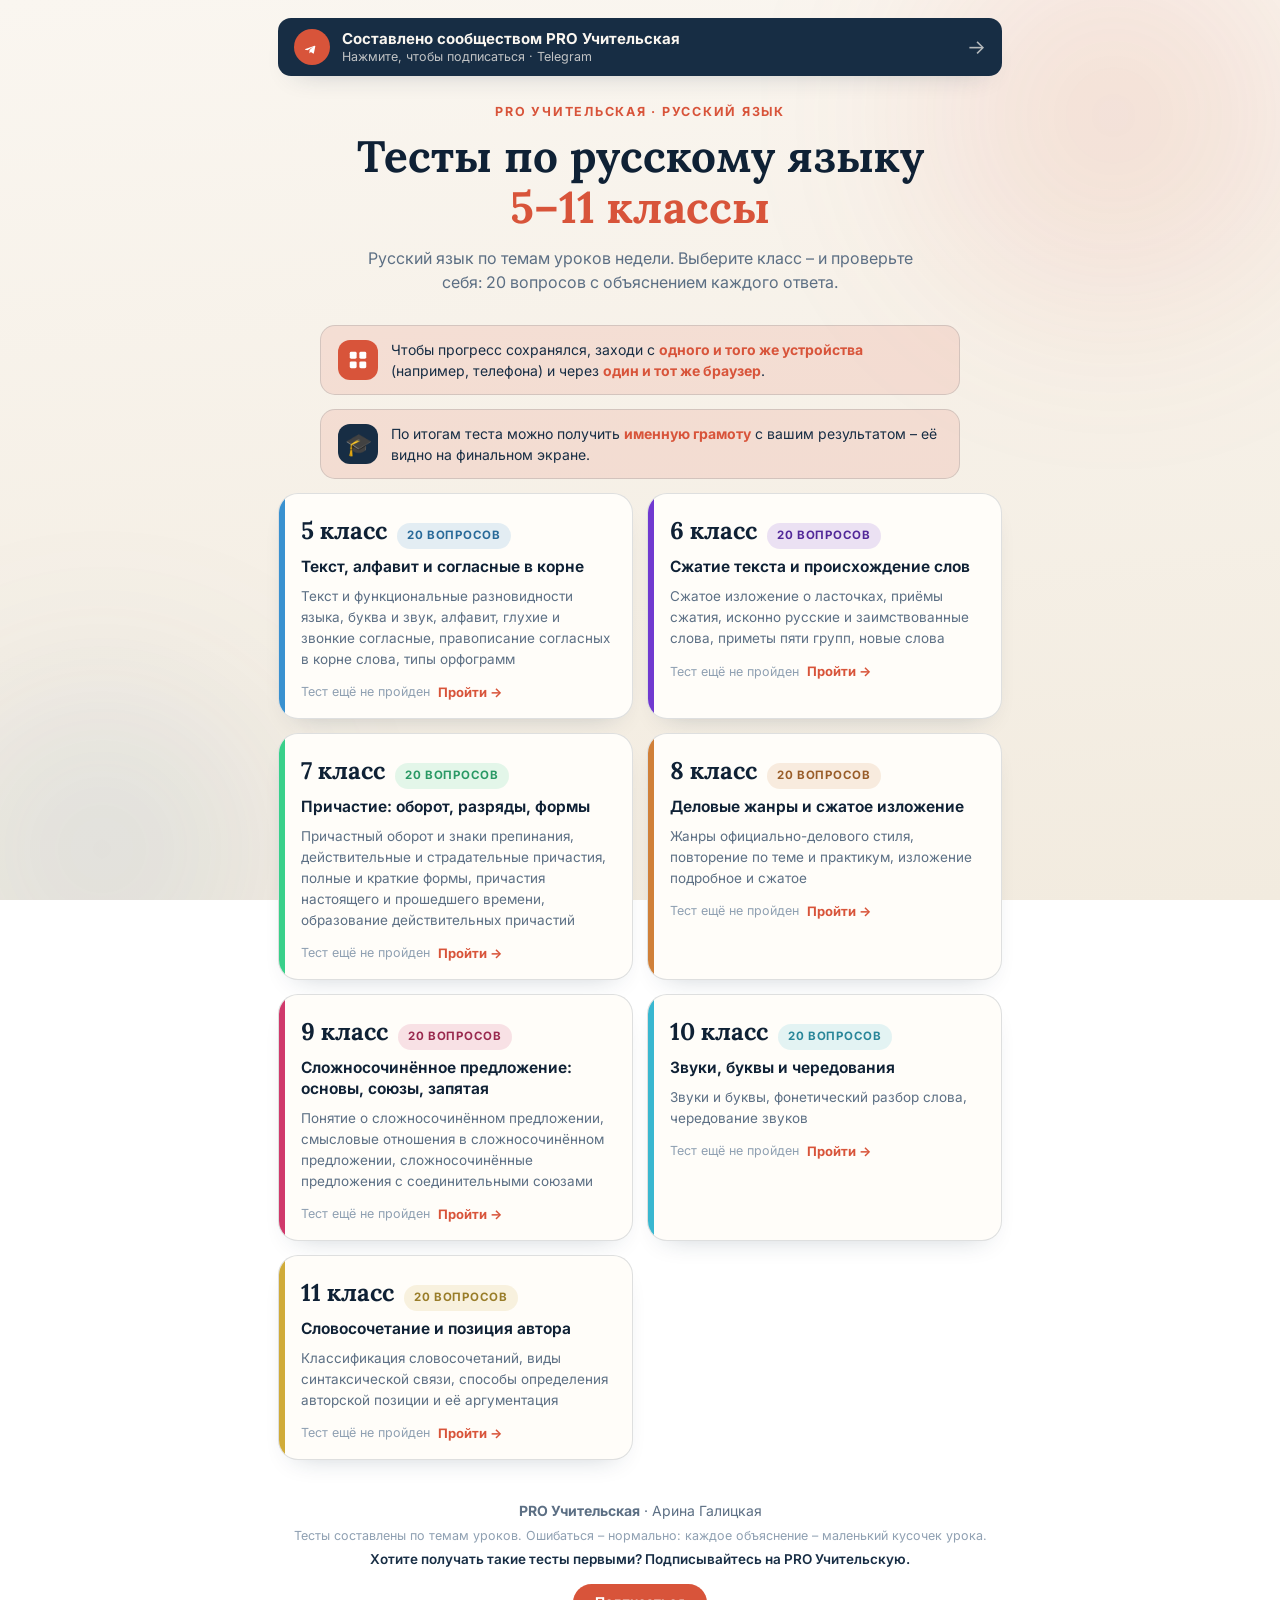
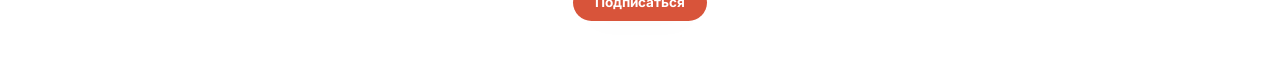
<file: index.html>
<!doctype html>
<html lang="ru">
<head>
  <meta charset="utf-8" />
  <meta name="viewport" content="width=device-width, initial-scale=1, viewport-fit=cover" />
  <meta name="description" content="Тесты по русскому языку для 5–11 классов по темам уроков недели. По 20 вопросов на класс с объяснениями и именной грамотой. PRO Учительская." />
  <meta name="theme-color" content="#101b28" media="(prefers-color-scheme: dark)" />
  <meta name="theme-color" content="#faf6f0" media="(prefers-color-scheme: light)" />

  <!-- Open Graph / превью ссылки (Telegram, ВК, соцсети) -->
  <meta property="og:type" content="website" />
  <meta property="og:site_name" content="PRO Учительская" />
  <meta property="og:locale" content="ru_RU" />
  <meta property="og:url" content="https://prouchitelskaya.github.io/russian-tests-14-09-20-09-2026/" />
  <meta property="og:title" content="Тесты по русскому языку · 5–11 классы" />
  <meta property="og:description" content="Русский язык по темам уроков недели: по 20 вопросов на каждый класс с объяснениями и именной грамотой. PRO Учительская." />
  <meta property="og:image" content="https://prouchitelskaya.github.io/russian-tests-14-09-20-09-2026/og-image.png?v=1" />
  <meta property="og:image:secure_url" content="https://prouchitelskaya.github.io/russian-tests-14-09-20-09-2026/og-image.png?v=1" />
  <meta property="og:image:type" content="image/png" />
  <meta property="og:image:width" content="1200" />
  <meta property="og:image:height" content="630" />
  <meta property="og:image:alt" content="PRO Учительская — тесты по русскому языку" />
  <meta name="twitter:card" content="summary_large_image" />
  <meta name="twitter:title" content="Тесты по русскому языку · 5–11 классы" />
  <meta name="twitter:description" content="По 20 вопросов на каждый класс с объяснениями и именной грамотой. PRO Учительская." />
  <meta name="twitter:image" content="https://prouchitelskaya.github.io/russian-tests-14-09-20-09-2026/og-image.png?v=1" />
  <link rel="preconnect" href="https://fonts.googleapis.com" />
  <link rel="preconnect" href="https://fonts.gstatic.com" crossorigin />
  <link href="https://fonts.googleapis.com/css2?family=Inter:wght@400;500;600;700;800&family=Lora:ital,wght@0,500;0,600;0,700;1,500;1,600&display=swap" rel="stylesheet" />
  <link rel="icon" href="data:image/svg+xml,%3Csvg xmlns='http://www.w3.org/2000/svg' viewBox='0 0 100 100'%3E%3Ctext y='.9em' font-size='90'%3E%F0%9F%93%9A%3C/text%3E%3C/svg%3E" />
  <title>Тесты по русскому языку · 5–11 классы — PRO Учительская</title>
  <link rel="stylesheet" href="styles.css?v=4" />
</head>
<body>
  <div class="bg-orn" aria-hidden="true"><span class="orb o1"></span><span class="orb o2"></span></div>

  <div class="page">

    <a class="cta-banner" href="https://t.me/UchitelskayaAG/1704" target="_blank" rel="noopener" aria-label="Подписаться на сообщество PRO Учительская в Telegram">
      <span class="cta-ico" aria-hidden="true">
        <svg viewBox="0 0 24 24" width="20" height="20" fill="currentColor"><path d="M9.04 15.66 8.85 19.4c.27 0 .39-.11.53-.25l1.27-1.21 2.63 1.93c.48.27.83.13.95-.45l1.72-8.07.01-.01c.16-.74-.27-1.03-.74-.85L4.06 14.36c-.73.28-.72.69-.12.87l2.6.81 6.05-3.81c.29-.18.55-.08.34.1z"/></svg>
      </span>
      <span class="cta-content">
        <strong>Составлено сообществом PRO&nbsp;Учительская</strong>
        <span class="cta-sub">Нажмите, чтобы&nbsp;подписаться · Telegram</span>
      </span>
      <span class="cta-arrow" aria-hidden="true">→</span>
    </a>

    <!-- ===== ГЛАВНАЯ ===== -->
    <section class="view" id="view-home">
      <header class="hero">
        <p class="eyebrow">PRO Учительская · русский язык</p>
        <h1 class="title">Тесты по русскому языку<br /><span class="title-accent">5–11 классы</span></h1>
        <p class="subtitle">Русский язык по темам уроков недели. Выберите класс – и проверьте себя: 20&nbsp;вопросов с&nbsp;объяснением каждого ответа.</p>
      </header>
      <div class="info-note" role="note">
        <span class="info-ico" aria-hidden="true">
          <svg viewBox="0 0 24 24" width="22" height="22" fill="currentColor"><rect x="3" y="3" width="7.5" height="7.5" rx="1.6"/><rect x="13.5" y="3" width="7.5" height="7.5" rx="1.6"/><rect x="3" y="13.5" width="7.5" height="7.5" rx="1.6"/><rect x="13.5" y="13.5" width="7.5" height="7.5" rx="1.6"/></svg>
        </span>
        <p>Чтобы прогресс сохранялся, заходи с <strong>одного и того же устройства</strong> (например, телефона) и через <strong>один и тот же браузер</strong>.</p>
      </div>
      <div class="info-note info-note--gramota" role="note">
        <span class="info-ico" aria-hidden="true">🎓</span>
        <p>По итогам теста можно получить <strong>именную грамоту</strong> с вашим результатом – её видно на финальном экране.</p>
      </div>
      <div class="grade-grid" id="grade-grid"></div>
      <footer class="foot">
        <p><strong>PRO Учительская</strong> · Арина Галицкая</p>
        <p class="foot-sub">Тесты составлены по темам уроков. Ошибаться – нормально: каждое объяснение – маленький кусочек урока.</p>
        <p class="foot-cta-line">Хотите получать такие тесты первыми? Подписывайтесь на PRO&nbsp;Учительскую.</p>
        <a class="foot-sub-btn" href="https://t.me/UchitelskayaAG/1704" target="_blank" rel="noopener">Подписаться</a>
      </footer>
    </section>

    <!-- ===== ТЕСТ ===== -->
    <section class="view hidden" id="view-quiz">
      <div class="quiz-head">
        <button class="btn ghost small" id="quiz-exit" type="button">← Классы</button>
        <div class="quiz-meta">
          <span class="quiz-grade" id="quiz-grade"></span>
          <span class="quiz-topic" id="quiz-topic"></span>
        </div>
      </div>
      <div class="progress"><div class="progress-fill" id="progress-fill"></div></div>
      <p class="counter" id="counter"></p>
      <article class="q-card">
        <h2 class="q-text" id="q-text"></h2>
        <p class="q-hint hidden" id="q-hint">Выберите <strong>все верные</strong> варианты, затем нажмите «Проверить»</p>
        <div class="opts" id="opts"></div>
        <div class="explain hidden" id="explain" role="status" aria-live="polite">
          <p class="explain-verdict" id="explain-verdict"></p>
          <p class="explain-text" id="explain-text"></p>
        </div>
        <div class="q-actions">
          <button class="btn primary hidden" id="btn-check" type="button">Проверить</button>
          <button class="btn primary hidden" id="btn-next" type="button">Дальше →</button>
        </div>
      </article>
    </section>

    <!-- ===== РЕЗУЛЬТАТ ===== -->
    <section class="view hidden" id="view-result">
      <div class="result-card">
        <p class="eyebrow" id="result-grade"></p>
        <div class="score-ring" id="score-ring">
          <div class="score-inner">
            <span class="score-num" id="score-num">0</span>
            <span class="score-total" id="score-total"></span>
          </div>
        </div>
        <h2 class="verdict" id="verdict"></h2>
        <p class="verdict-sub" id="verdict-sub"></p>
        <div class="result-actions">
          <button class="btn primary" id="btn-retry" type="button">Пройти ещё раз</button>
          <button class="btn ghost" id="btn-home" type="button">К выбору класса</button>
        </div>

        <div class="cert-block">
          <div class="cert-head">
            <span class="cert-ico" aria-hidden="true">🎓</span>
            <div class="cert-head-txt">
              <p class="cert-title" id="cert-title">Именная грамота</p>
              <p class="cert-hint">Впишите имя – и сохраните грамоту со своим результатом.</p>
            </div>
          </div>
          <input class="cert-name" id="cert-name" type="text" placeholder="Имя и фамилия" maxlength="42" autocomplete="name" spellcheck="false" />
          <div class="cert-actions">
            <button class="btn primary" id="cert-download" type="button">Скачать грамоту (PNG)</button>
            <a class="btn ghost" id="cert-share" href="https://t.me/UchitelskayaAG/1704" target="_blank" rel="noopener">Поделиться в Telegram</a>
          </div>
        </div>

        <a class="result-cta" href="https://t.me/UchitelskayaAG/1704" target="_blank" rel="noopener">Больше тестов и разборов – в PRO&nbsp;Учительской →</a>
      </div>
    </section>

    <div class="toast" id="toast" role="status" aria-live="polite" hidden></div>

  </div>

  <noscript><p style="text-align:center;padding:2rem">Для работы тестов включите JavaScript.</p></noscript>
  <script src="data.js?v=2"></script>
  <script src="app.js?v=8"></script>
</body>
</html>
</file>
<file: styles.css>
/* ============================================================
   Тесты по русскому языку · 5–11 классы
   Учительская · Арина Галицкая
   ============================================================ */

:root {
  --bg: #faf6f0;
  --bg-2: #f2ebdf;
  --surface: #fffdf9;
  --surface-2: #fff9ef;
  --text: #172d44;
  --text-strong: #0f2135;
  --muted: #5c6f84;
  --faint: #8fa0b2;
  --line: rgba(23, 45, 68, 0.14);
  --line-strong: rgba(23, 45, 68, 0.26);

  --accent: #d8543a;          /* фирменный коралловый */
  --accent-strong: #c04630;
  --accent-soft: rgba(216, 84, 58, 0.12);
  --navy: #172d44;

  --good: #1e9e6a;
  --good-bg: rgba(30, 158, 106, 0.12);
  --bad: #d64545;
  --bad-bg: rgba(214, 69, 69, 0.1);

  --radius: 20px;
  --radius-sm: 13px;
  --shadow: 0 24px 54px -28px rgba(23, 45, 68, 0.35);
  --shadow-sm: 0 12px 28px -18px rgba(23, 45, 68, 0.3);

  --font-body: "Inter", system-ui, -apple-system, "Segoe UI", Roboto, sans-serif;
  --font-display: "Lora", Georgia, "Times New Roman", serif;
}

@media (prefers-color-scheme: dark) {
  :root {
    --bg: #101b28;
    --bg-2: #0c1520;
    --surface: #182839;
    --surface-2: #1d3044;
    --text: #ece5d8;
    --text-strong: #faf6f0;
    --muted: #a5b2c2;
    --faint: #74849a;
    --line: rgba(236, 229, 216, 0.14);
    --line-strong: rgba(236, 229, 216, 0.28);

    --accent: #e86a4e;
    --accent-strong: #f07d62;
    --accent-soft: rgba(232, 106, 78, 0.16);

    --good: #34c98d;
    --good-bg: rgba(52, 201, 141, 0.14);
    --bad: #f0716b;
    --bad-bg: rgba(240, 113, 107, 0.13);

    --shadow: 0 26px 60px -30px rgba(0, 0, 0, 0.8);
    --shadow-sm: 0 14px 30px -20px rgba(0, 0, 0, 0.65);
  }
}

* { box-sizing: border-box; }

html { -webkit-text-size-adjust: 100%; }

body {
  margin: 0;
  font-family: var(--font-body);
  font-size: 16px;
  line-height: 1.55;
  color: var(--text);
  background: linear-gradient(175deg, var(--bg) 0%, var(--bg-2) 100%) fixed;
  min-height: 100vh;
}

/* --- фоновые «орбы» --- */
.bg-orn { position: fixed; inset: 0; overflow: hidden; pointer-events: none; z-index: 0; }
.orb { position: absolute; border-radius: 50%; filter: blur(90px); opacity: 0.35; }
.o1 { width: 46vw; height: 46vw; top: -14vw; right: -10vw; background: radial-gradient(circle, rgba(216, 84, 58, 0.5), transparent 65%); }
.o2 { width: 40vw; height: 40vw; bottom: -16vw; left: -12vw; background: radial-gradient(circle, rgba(58, 110, 165, 0.45), transparent 65%); }

.page {
  position: relative;
  z-index: 1;
  max-width: 760px;
  margin: 0 auto;
  padding: 18px 18px 56px;
}

.hidden { display: none !important; }

/* ============ CTA-баннер ============ */
.cta-banner {
  display: flex;
  align-items: center;
  gap: 12px;
  background: var(--navy);
  color: #faf6f0;
  text-decoration: none;
  border-radius: var(--radius-sm);
  padding: 11px 16px;
  margin-bottom: 26px;
  box-shadow: var(--shadow-sm);
  transition: transform 0.15s ease, box-shadow 0.15s ease;
}
@media (prefers-color-scheme: dark) {
  .cta-banner { background: var(--surface-2); border: 1px solid var(--line); }
}
.cta-banner:hover { transform: translateY(-1px); box-shadow: var(--shadow); }
.cta-ico {
  flex: 0 0 auto;
  display: grid;
  place-items: center;
  width: 36px; height: 36px;
  border-radius: 50%;
  background: var(--accent);
  color: #fff;
}
.cta-content { display: flex; flex-direction: column; line-height: 1.3; }
.cta-content strong { font-size: 15px; font-weight: 700; }
.cta-sub { font-size: 12.5px; opacity: 0.75; }
.cta-arrow { margin-left: auto; font-size: 20px; opacity: 0.7; }

/* ============ Главная ============ */
.hero { text-align: center; margin: 6px 0 30px; }

.eyebrow {
  font-size: 12.5px;
  font-weight: 700;
  letter-spacing: 0.14em;
  text-transform: uppercase;
  color: var(--accent);
  margin: 0 0 10px;
}

.title {
  font-family: var(--font-display);
  font-weight: 700;
  font-size: clamp(30px, 6.4vw, 44px);
  line-height: 1.14;
  color: var(--text-strong);
  margin: 0 0 14px;
}
.title-accent { color: var(--accent); }

.subtitle {
  max-width: 560px;
  margin: 0 auto;
  color: var(--muted);
  font-size: 16px;
}

.grade-grid { display: grid; grid-template-columns: 1fr; gap: 14px; }
@media (min-width: 620px) { .grade-grid { grid-template-columns: 1fr 1fr; } }

.grade-card {
  --h: 20;
  position: relative;
  display: flex;
  flex-direction: column;
  gap: 8px;
  text-align: left;
  background: var(--surface);
  border: 1px solid var(--line);
  border-radius: var(--radius);
  padding: 18px 18px 16px 22px;
  cursor: pointer;
  font: inherit;
  color: inherit;
  box-shadow: var(--shadow-sm);
  transition: transform 0.16s ease, box-shadow 0.16s ease, border-color 0.16s ease;
  overflow: hidden;
}
.grade-card::before {
  content: "";
  position: absolute;
  left: 0; top: 0; bottom: 0;
  width: 6px;
  background: hsl(var(--h) 62% 52%);
}
.grade-card:hover {
  transform: translateY(-2px);
  box-shadow: var(--shadow);
  border-color: var(--line-strong);
}
.grade-card:focus-visible { outline: 3px solid hsl(var(--h) 62% 52%); outline-offset: 2px; }

.gc-top { display: flex; align-items: baseline; gap: 10px; }
.gc-grade {
  font-family: var(--font-display);
  font-weight: 700;
  font-size: 24px;
  color: var(--text-strong);
}
.gc-chip {
  margin-left: auto;
  font-size: 11.5px;
  font-weight: 700;
  letter-spacing: 0.06em;
  text-transform: uppercase;
  color: hsl(var(--h) 58% 38%);
  background: hsl(var(--h) 60% 52% / 0.14);
  border-radius: 99px;
  padding: 4px 10px;
  white-space: nowrap;
}
@media (prefers-color-scheme: dark) {
  .gc-chip { color: hsl(var(--h) 70% 72%); }
}
.gc-topic { font-weight: 650; font-size: 15.5px; color: var(--text-strong); line-height: 1.35; }
.gc-desc { font-size: 13.5px; color: var(--muted); margin: 0; }
.gc-meta {
  display: flex;
  align-items: center;
  gap: 8px;
  margin-top: 4px;
  font-size: 12.5px;
  color: var(--faint);
}
.gc-best { color: var(--good); font-weight: 650; }
.gc-go { margin-left: auto; color: var(--accent); font-weight: 700; font-size: 13px; }

/* ============ Закрытый класс (демо-версия) ============ */
.grade-card.locked {
  background: var(--surface-2);
  border-style: dashed;
  box-shadow: none;
}
.grade-card.locked .gc-grade,
.grade-card.locked .gc-topic { opacity: 0.6; }
.grade-card.locked .gc-desc { opacity: 0.5; }
.grade-card.locked .gc-best { color: var(--faint); font-weight: 600; }
.grade-card.locked .gc-go { color: var(--accent); }
.grade-card.locked:hover { transform: none; border-color: var(--accent); }
.gc-lock {
  color: #fff !important;
  background: var(--navy);
  padding: 2px 9px;
  border-radius: 999px;
  letter-spacing: 0.04em;
}

/* Плашка «это демо» над сеткой классов */
.demo-note {
  display: flex;
  align-items: center;
  gap: 13px;
  max-width: 640px;
  margin: 0 auto 22px;
  padding: 13px 17px;
  background: var(--accent-soft);
  border: 1px solid var(--line);
  border-radius: 15px;
  font-size: 14px;
  line-height: 1.5;
}
.demo-note p { margin: 0; }
.demo-note strong { color: var(--accent); font-weight: 700; }
.demo-note .info-ico { background: var(--navy); }

/* ============ Плашка «доступно в платном канале» (демо-версия) ============ */
.paywall[hidden] { display: none; }
.paywall {
  position: fixed;
  inset: 0;
  z-index: 1000;
  display: grid;
  place-items: center;
  padding: 16px;
}
.paywall-backdrop {
  position: absolute;
  inset: 0;
  background: rgba(15, 33, 53, 0.55);
  backdrop-filter: blur(4px);
  -webkit-backdrop-filter: blur(4px);
  opacity: 0;
  transition: opacity 0.2s ease;
}
.paywall-card {
  position: relative;
  width: 100%;
  max-width: 420px;
  padding: 34px 28px 22px;
  text-align: center;
  background: var(--surface);
  border: 1px solid var(--line);
  border-radius: 24px;
  box-shadow: 0 30px 80px -24px rgba(15, 33, 53, 0.55);
  opacity: 0;
  transform: translateY(14px) scale(0.97);
  transition: opacity 0.2s ease, transform 0.25s cubic-bezier(0.2, 0.9, 0.3, 1.2);
}
.paywall.show .paywall-backdrop { opacity: 1; }
.paywall.show .paywall-card { opacity: 1; transform: none; }
html.paywall-open { overflow: hidden; }

.paywall-x {
  position: absolute;
  top: 12px;
  right: 12px;
  width: 36px;
  height: 36px;
  border: 0;
  border-radius: 50%;
  background: transparent;
  color: var(--faint);
  font-size: 26px;
  line-height: 1;
  cursor: pointer;
}
.paywall-x:hover { background: var(--accent-soft); color: var(--accent); }
.paywall-x:focus-visible { outline: 2px solid var(--accent); outline-offset: 2px; }

.paywall-lock {
  width: 64px;
  height: 64px;
  margin: 0 auto 14px;
  display: grid;
  place-items: center;
  font-size: 30px;
  border-radius: 50%;
  background: linear-gradient(145deg, var(--accent) 0%, var(--accent-strong) 100%);
  box-shadow: 0 12px 26px -10px rgba(216, 84, 58, 0.7);
}
.paywall-grade {
  margin: 0 0 6px;
  font-size: 12.5px;
  font-weight: 700;
  letter-spacing: 0.04em;
  text-transform: uppercase;
  color: var(--accent);
}
.paywall-title {
  margin: 0 0 10px;
  font-family: var(--font-display);
  font-size: 24px;
  line-height: 1.25;
  color: var(--text-strong);
}
.paywall-text {
  margin: 0 0 22px;
  font-size: 15px;
  line-height: 1.55;
  color: var(--muted);
}
.paywall-btn {
  position: relative;
  display: flex;
  align-items: center;
  justify-content: center;
  gap: 10px;
  width: 100%;
  padding: 16px 22px;
  border-radius: 999px;
  background: linear-gradient(135deg, #ef7a5c 0%, var(--accent) 45%, var(--accent-strong) 100%);
  color: #fff;
  font-size: 17px;
  font-weight: 800;
  letter-spacing: 0.01em;
  text-decoration: none;
  box-shadow: 0 16px 32px -14px rgba(216, 84, 58, 0.85), inset 0 1px 0 rgba(255, 255, 255, 0.25);
  overflow: hidden;
  transition: transform 0.15s ease, box-shadow 0.2s ease;
  animation: paywall-glow 2.4s ease-in-out infinite;
}
.paywall-btn::after {
  content: "→";
  font-size: 19px;
  transition: transform 0.2s ease;
}
.paywall-btn::before {
  content: "";
  position: absolute;
  top: 0;
  left: -60%;
  width: 40%;
  height: 100%;
  background: linear-gradient(100deg, transparent, rgba(255, 255, 255, 0.35), transparent);
  transform: skewX(-20deg);
  animation: paywall-shine 3.2s ease-in-out infinite;
}
.paywall-btn:hover { transform: translateY(-2px); box-shadow: 0 20px 38px -14px rgba(216, 84, 58, 0.95), inset 0 1px 0 rgba(255, 255, 255, 0.25); }
.paywall-btn:hover::after { transform: translateX(4px); }
.paywall-btn:active { transform: translateY(0); }
.paywall-btn:focus-visible { outline: 3px solid var(--accent-soft); outline-offset: 3px; }
.paywall-foot {
  margin: 14px 0 0;
  font-size: 12.5px;
  font-weight: 600;
  color: var(--faint);
}
@keyframes paywall-shine {
  0%, 55% { left: -60%; }
  100% { left: 130%; }
}
@keyframes paywall-glow {
  0%, 100% { box-shadow: 0 16px 32px -14px rgba(216, 84, 58, 0.85), inset 0 1px 0 rgba(255, 255, 255, 0.25); }
  50% { box-shadow: 0 16px 40px -10px rgba(216, 84, 58, 1), inset 0 1px 0 rgba(255, 255, 255, 0.25); }
}
@media (prefers-reduced-motion: reduce) {
  .paywall-btn, .paywall-btn::before { animation: none; }
  .paywall-card, .paywall-backdrop { transition: none; }
}
@media (max-width: 420px) {
  .paywall-card { padding: 30px 20px 18px; }
  .paywall-title { font-size: 21px; }
}

.foot { text-align: center; margin-top: 40px; color: var(--muted); font-size: 14px; }
.foot p { margin: 4px 0; }
.foot-sub { font-size: 12.5px; color: var(--faint); }
.foot-cta-line { font-size: 13.5px; color: var(--text); font-weight: 600; margin-top: 16px; }
.foot-sub-btn {
  display: inline-block;
  margin-top: 10px;
  padding: 8px 22px;
  background: var(--accent);
  color: #fff;
  border-radius: 999px;
  font-size: 13.5px;
  font-weight: 700;
  text-decoration: none;
  box-shadow: var(--shadow-sm);
  transition: transform 0.15s ease, box-shadow 0.15s ease, background 0.15s ease;
}
.foot-sub-btn:hover { transform: translateY(-1px); background: var(--accent-strong); box-shadow: var(--shadow); }

/* ============ Тест ============ */
.quiz-head { display: flex; align-items: center; gap: 12px; margin-bottom: 14px; }
.quiz-meta { display: flex; flex-direction: column; min-width: 0; }
.quiz-grade { font-weight: 750; font-size: 14px; color: var(--accent); }
.quiz-topic {
  font-size: 12.5px;
  color: var(--muted);
  white-space: nowrap;
  overflow: hidden;
  text-overflow: ellipsis;
}

.progress {
  height: 8px;
  border-radius: 99px;
  background: var(--accent-soft);
  overflow: hidden;
}
.progress-fill {
  height: 100%;
  width: 0%;
  border-radius: 99px;
  background: linear-gradient(90deg, var(--accent), var(--accent-strong));
  transition: width 0.3s ease;
}
.counter { font-size: 13px; color: var(--faint); margin: 10px 2px 14px; }

.q-card {
  background: var(--surface);
  border: 1px solid var(--line);
  border-radius: var(--radius);
  box-shadow: var(--shadow-sm);
  padding: 22px 20px 20px;
}
.q-text {
  font-family: var(--font-display);
  font-weight: 600;
  font-size: clamp(19px, 3.6vw, 23px);
  line-height: 1.35;
  color: var(--text-strong);
  margin: 0 0 18px;
}

.opts { display: grid; gap: 10px; }
.opt {
  display: flex;
  align-items: center;
  gap: 12px;
  width: 100%;
  text-align: left;
  font: inherit;
  font-size: 15.5px;
  color: var(--text);
  background: var(--surface-2);
  border: 1.5px solid var(--line);
  border-radius: var(--radius-sm);
  padding: 13px 14px;
  cursor: pointer;
  transition: border-color 0.14s ease, background 0.14s ease, transform 0.14s ease;
}
.opt:hover:not(:disabled) { border-color: var(--accent); transform: translateX(2px); }
.opt:focus-visible { outline: 3px solid var(--accent); outline-offset: 2px; }
.opt:disabled { cursor: default; }
.opt-letter {
  flex: 0 0 auto;
  display: grid;
  place-items: center;
  width: 28px; height: 28px;
  border-radius: 50%;
  font-size: 13px;
  font-weight: 750;
  color: var(--muted);
  background: var(--bg);
  border: 1px solid var(--line);
}
.opt.good {
  border-color: var(--good);
  background: var(--good-bg);
}
.opt.good .opt-letter { background: var(--good); border-color: var(--good); color: #fff; }
.opt.bad {
  border-color: var(--bad);
  background: var(--bad-bg);
}
.opt.bad .opt-letter { background: var(--bad); border-color: var(--bad); color: #fff; }
.opt.dim { opacity: 0.55; }

.explain {
  margin-top: 16px;
  border-left: 4px solid var(--accent);
  background: var(--accent-soft);
  border-radius: 0 var(--radius-sm) var(--radius-sm) 0;
  padding: 12px 14px;
}
.explain.correct { border-left-color: var(--good); background: var(--good-bg); }
.explain-verdict { margin: 0 0 4px; font-weight: 750; font-size: 14.5px; }
.explain.correct .explain-verdict { color: var(--good); }
.explain:not(.correct) .explain-verdict { color: var(--bad); }
.explain-text { margin: 0; font-size: 14.5px; color: var(--text); }

.q-actions { display: flex; justify-content: flex-end; margin-top: 16px; min-height: 44px; }

/* ============ Кнопки ============ */
.btn {
  font: inherit;
  font-weight: 700;
  font-size: 15px;
  border-radius: var(--radius-sm);
  padding: 11px 20px;
  cursor: pointer;
  border: 1.5px solid transparent;
  transition: transform 0.14s ease, box-shadow 0.14s ease, background 0.14s ease;
}
.btn:focus-visible { outline: 3px solid var(--accent); outline-offset: 2px; }
.btn.primary {
  background: var(--accent);
  color: #fff;
  box-shadow: 0 10px 22px -12px rgba(216, 84, 58, 0.7);
}
.btn.primary:hover { background: var(--accent-strong); transform: translateY(-1px); }
.btn.ghost {
  background: transparent;
  color: var(--text);
  border-color: var(--line-strong);
}
.btn.ghost:hover { border-color: var(--accent); color: var(--accent); }
.btn.small { font-size: 13.5px; padding: 8px 13px; }

/* ============ Результат ============ */
.result-card {
  text-align: center;
  background: var(--surface);
  border: 1px solid var(--line);
  border-radius: var(--radius);
  box-shadow: var(--shadow);
  padding: 34px 22px 28px;
  margin-top: 8px;
}

.score-ring {
  --p: 0;
  width: 168px;
  height: 168px;
  margin: 18px auto 20px;
  border-radius: 50%;
  display: grid;
  place-items: center;
  background: conic-gradient(var(--ring, var(--accent)) calc(var(--p) * 1%), var(--accent-soft) 0);
}
.score-inner {
  width: 132px;
  height: 132px;
  border-radius: 50%;
  background: var(--surface);
  display: grid;
  place-content: center;
  gap: 2px;
}
.score-num {
  font-family: var(--font-display);
  font-weight: 700;
  font-size: 46px;
  line-height: 1;
  color: var(--text-strong);
}
.score-total { font-size: 14px; color: var(--faint); }

.verdict {
  font-family: var(--font-display);
  font-weight: 700;
  font-size: clamp(22px, 4.6vw, 30px);
  margin: 0 0 8px;
  color: var(--text-strong);
}
.verdict-sub { color: var(--muted); margin: 0 0 22px; font-size: 15px; }

.result-actions { display: flex; gap: 10px; justify-content: center; flex-wrap: wrap; }
.result-cta {
  display: inline-block;
  margin-top: 20px;
  color: var(--accent);
  font-weight: 700;
  text-decoration: none;
  font-size: 14.5px;
}
.result-cta:hover { text-decoration: underline; }

/* ============ Множественный выбор ============ */
.q-hint {
  margin: -2px 0 12px;
  padding: 8px 12px;
  background: var(--accent-soft);
  border-radius: 10px;
  font-size: 13.5px;
  color: var(--text);
  line-height: 1.45;
}
.q-hint strong { color: var(--accent); font-weight: 700; }

/* выбранный (но ещё не проверенный) вариант */
.opt.opt-multi.sel {
  border-color: var(--accent);
  background: var(--accent-soft);
}
.opt.opt-multi.sel .opt-letter {
  background: var(--accent);
  color: #fff;
  border-color: var(--accent);
}

/* ============ Инфо-заметки (главная) ============ */
.info-note {
  display: flex;
  align-items: center;
  gap: 13px;
  max-width: 640px;
  margin: 0 auto 14px;
  padding: 13px 17px;
  background: var(--accent-soft);
  border: 1px solid var(--line);
  border-radius: 15px;
  color: var(--text);
  font-size: 14px;
  line-height: 1.5;
}
.info-note:last-of-type { margin-bottom: 30px; }
.info-note p { margin: 0; }
.info-note strong { color: var(--accent); font-weight: 700; }
.info-ico {
  flex: 0 0 auto;
  display: grid;
  place-items: center;
  width: 40px; height: 40px;
  border-radius: 12px;
  background: var(--accent);
  color: #fff;
  font-size: 22px;
}
.info-note--gramota .info-ico { background: var(--navy); }

/* ============ Грамота (экран результата) ============ */
.cert-block {
  margin-top: 22px;
  padding: 18px 16px;
  border: 1.5px dashed var(--line-strong);
  border-radius: 16px;
  background: var(--surface-2);
  text-align: left;
}
.cert-head { display: flex; align-items: flex-start; gap: 12px; margin-bottom: 13px; }
.cert-ico { font-size: 26px; line-height: 1.1; flex: 0 0 auto; }
.cert-title { margin: 0; font-weight: 800; font-size: 16px; color: var(--text-strong); }
.cert-hint { margin: 3px 0 0; font-size: 13px; color: var(--muted); line-height: 1.45; }
.cert-name {
  width: 100%;
  padding: 12px 14px;
  border: 1.5px solid var(--line-strong);
  border-radius: 12px;
  background: var(--surface);
  color: var(--text);
  font: inherit;
  font-size: 15px;
  margin-bottom: 12px;
}
.cert-name::placeholder { color: var(--faint); }
.cert-name:focus { outline: none; border-color: var(--accent); box-shadow: 0 0 0 3px var(--accent-soft); }
.cert-actions { display: flex; gap: 10px; flex-wrap: wrap; }
.cert-actions .btn {
  flex: 1 1 160px;
  display: inline-flex;
  align-items: center;
  justify-content: center;
  text-align: center;
  text-decoration: none;
}

/* ============ Тост ============ */
.toast {
  position: fixed;
  left: 50%; bottom: 24px;
  transform: translateX(-50%) translateY(14px);
  background: var(--navy);
  color: #faf6f0;
  padding: 12px 20px;
  border-radius: 12px;
  font-size: 14px;
  font-weight: 600;
  box-shadow: var(--shadow);
  opacity: 0;
  pointer-events: none;
  transition: opacity 0.28s ease, transform 0.28s ease;
  z-index: 60;
  max-width: 92vw;
  text-align: center;
}
.toast.show { opacity: 1; transform: translateX(-50%) translateY(0); }

/* ============ Адаптив и прочее ============ */
@media (max-width: 480px) {
  .page { padding: 12px 12px 44px; }
  .q-card { padding: 18px 14px 16px; }
  .cta-banner { padding: 10px 12px; }
}

@media (prefers-reduced-motion: reduce) {
  * { transition: none !important; animation: none !important; }
}
</file>
